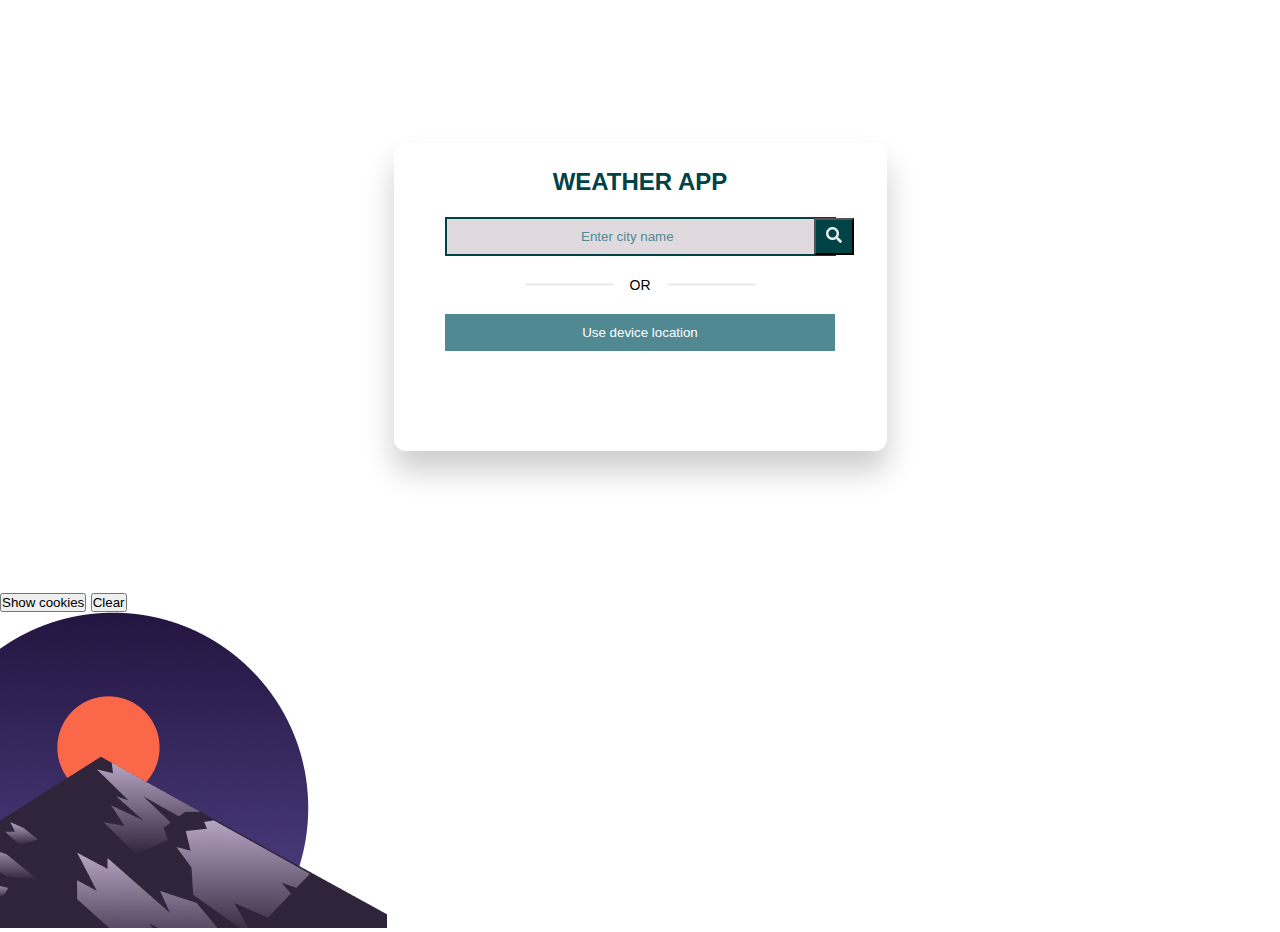
<file: index.html>
<!DOCTYPE html>
<html lang="en" dir="auto">
<head>
    <!-- Start cookieyes banner --> <script id="cookieyes" type="text/javascript" src="https://mojoview.com/client_data/2544f6b6c32188b7a88702ab/script.js"></script> <!-- End cookieyes banner -->
    <meta charset="UTF-8" />
    <meta http-equiv="X-UA-Compatible" content="IE=edge" />
    <meta name="viewport" content="width=device-width, initial-scale=1.0" />
    <title>Weather App</title>
    <link rel="stylesheet" href="style.css" />
</head>
<body>
    <div class="main-wrapper-class">
        <div class="weather-outer-container">
            <div class="weather-app-container">
                <div class="inner-content">
                    <h2>WEATHER APP</h2>
                    <div id="text-box">Loading...</div>
                    <div id="error-box">error fetching data</div>
                    <div id="geolocation-box">user denied geolocation</div>

                    <div class="search-bar">
                        <form action="#" id="weather-form">
                            <input type="text" placeholder="Enter city name" name="search" id="search">
                            <div class="search-icon">
                                <button type="submit" id="search-btn"><img src="Vector.png" alt="Search Icon"/></button>
                            </div>   
                        </form>
                    </div>
                    <div class="horizontal">
                        <img src="Rectangle 2 (1).png" alt="Separator Image"/>
                        OR
                        <img src="Rectangle 2 (1).png" alt="Separator Image"/>
                    </div>
                    <div>
                        <button type="submit" class="location-btn" id="location-button" >Use device location</button>
                    </div>
                </div>
            </div>
        </div>
        <div class="cookie">
            <button onclick="showCookies()">Show cookies</button>

            <button onclick="clearOutputCookies()">Clear</button>

            <div>
                <code id="cookies"></code>
            </div>


        </div>

        
        <div class="mountain-container">
            <img src="Group (1).png" alt="Mountain Image"/>
        </div>
    </div>


    <script src="index.js"></script>
</body>
</html>
</file>
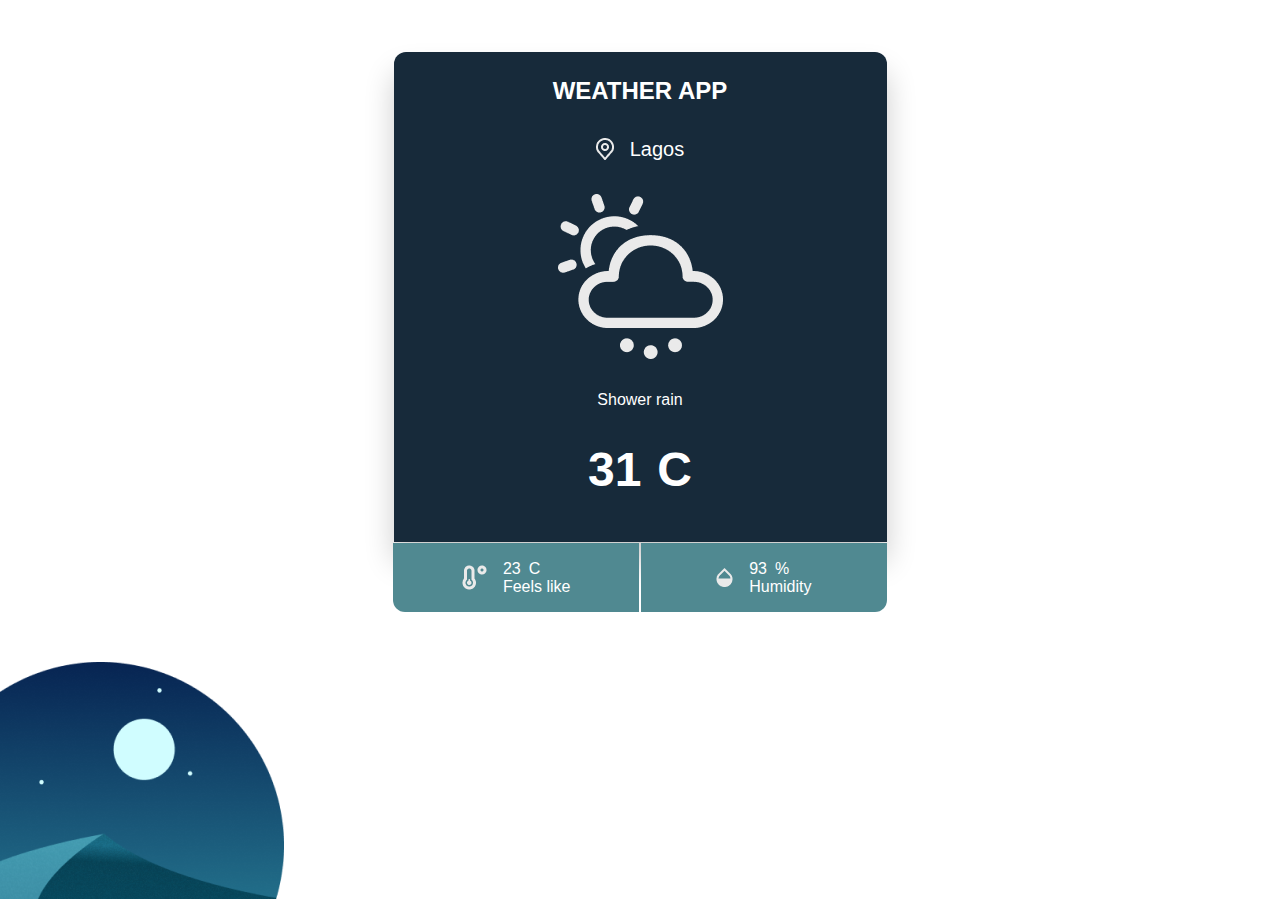
<file: weather.html>
<!DOCTYPE html>
<html lang="en" dir="auto">
  <head>
    <meta charset="UTF-8" />
    <meta http-equiv="X-UA-Compatible" content="IE=edge" />
    <meta name="viewport" content="width=device-width, initial-scale=1.0" />
    <title>Weather App</title>
    <link rel="stylesheet" href="style.css" />
    
  </head>
  <body>
    <div class="main-wrapper-class">
        <div class="weather-outer-container" id="weather-info">
            <div class="weather-app-container-two">
                <div class="inner-content-two">
                    <h2 class="second-weather">WEATHER APP</h2>
                    <div class="location">
                        <img src="Group (1) copy.png"/>
                        <p id="location-name">Lagos</p>
                    </div>
                    <img src="Frame 15.png" id="weather-img"/>
                    <p id="weather-name">Shower rain</p>
                   <span><p id="temperature"> 31 </p>  C </span> 


                        
                </div>
                </div> 
            </div>
            <div class="bottom-container">
                <div class="box1">
                    <img src="Vector copy.png"/>
                    <div class="box-content">
                        <div class="feels-like">
                            <span><p id="feels-like">23 </p> </span> 
                            <span>C</span>


                        </div>
                        <p>Feels like</p>
                    </div>

                </div>
                <div class="box2">
                    <img src="Vector copy 2.png"/>
                    <div class="box-content-two">
                        <div class="humidity">
                            <p id="humidity-percentage">93</p>
                            <span>%</span>

                        </div>
                       
                        <p>Humidity</p>
                    </div>
                    
                </div>
                        
            </div>

        </div>
        
        <div class="image-container">
            <img src="Frame.png"/>
        </div>
    </div>

    <script src="index.js"></script>
    
  </body>
</html>
</file>
<file: style.css>
*{
    margin: 0;
    box-sizing: border-box;
    padding: 0;
    font-family: Arial, Helvetica, sans-serif;
}

::placeholder{
    color:  #508991;
    background-color: #826C7F40;
    
}
body{
    height: 593px;
}
.weather-outer-container{
    display: flex;
    justify-content: center;
    align-items: center;
    height: 593px;
}
.weather-app-container{
 
    padding: 25px 27px 82px 27px;
    gap: 0px;
    border-radius: 12px ;
    opacity: 0px;
    box-shadow: rgba(0, 0, 0, 0.2) 0px 20px 30px;
    width:493px;
    height: 308px;
}

h2{
    color:#004346;
    font-weight: 600;
    font-size: 24px;
    line-height: 28.8px;
    
}
.search-icon button{
    background-color:#004346;
    padding: 7px 10px;

    
}
.search-bar{
    width: 391px;
    height: 39px;
    background-color: #826C7F40;
    display: flex;
    align-items: center;
    justify-content: center;
    border: 2px solid #004346;
    ;

}
.search-bar form{
    display: flex;
    justify-content: center;
    align-items: center;
    gap: 3.5rem;
}
.search-bar input{
    border: none;
    margin-left: 155px;
    
}
.hr-text {
    border: 0;
    font-size: 14px;
    height: 1.5em;
    line-height: 1em;
    position: relative;
    text-align: center;
  }
  .inner-content{
    display: flex;
    flex-direction: column;
    justify-content: center;
    align-items: center;
    gap: 1.3rem;
  }
  .horizontal{
    display: flex;
    justify-content: center;
    align-items: center;
    gap: 1rem;
    font-size: 14px;
  }
  .location-btn{
    width: 390px;
    background-color:#508991;
    color: white;
    border: none;
    padding: 11px 51px 11px 51px;
    

  }
  .location-btn:hover{
    transition: 0.8s;
    opacity: 0.8;
  }
    .second-weather{
    color: white;
  }
  .weather-app-container-two{
 
    padding: 25px 27px 82px 27px;
    gap: 0px;
    border-top-right-radius: 12px ;
    border-top-left-radius: 12px;
    opacity: 0px;
    box-shadow: rgba(0, 0, 0, 0.2) 0px 20px 30px;
    width:493px;
    height: 490px;
    background-color:#172A3A;
    
}
.inner-content-two{
    display: flex;
    flex-direction: column;
    justify-content: center;
    align-items: center;
    gap: 2rem;
  }
.box1{
    background-color: #508991;
    width: 246px;
    height: 69px;
  
    padding: 8px 51px 8px 51px;
    
    border: 0px 1px 0px 0px;
    border-bottom-left-radius: 12px;
    


    
}
.box2{
    background-color: #508991;
    width: 246px;
    height: 69px;
  
    padding: 8px 51px 8px 51px;
    
    border: 0px 1px 0px 0px;
    
    border-bottom-right-radius: 12px;


    
}
.bottom-container{
    display: flex;
    justify-content: center;
    align-items: center;
    gap: 0.1rem;
    transform: translateY(-50px);
}
.weather{
    color: white;
}
.inner-content-two span{
    color: white;
    display: flex;
    justify-content: center;
    align-items: center;
    gap: 1rem;
    font-weight: 600;
    font-size: 48px;
    line-height: 58.09px;
    text-align: center;
}
.box1{
    display: flex;
    justify-content: center;
    align-items: center;
    gap: 1rem;
}
.box2{
    display: flex;
    justify-content: center;
    align-items: center;
    gap: 1rem;
}
.box-content p{
    color: white;
}
.box-content-two p{
    color: white;
}
#location-name{
    color: white;
   
    font-size: 20px;
    font-weight: 400;
    line-height: 24.2px;
    text-align: center;

}
.location{
    display: flex;
    justify-content: center;
    align-items: center;
    gap: 1rem;
}
.weather{
  
    font-size: 16px;
    font-weight: 700;
    line-height: 19.36px;
    text-align: center;

}
#text-box{
    display: none;
    width: 391px;
    height: 39px;
    background: #D3DEDE;
    text-align: center;
    line-height: 38px;


}
#error-box{
    display: none;
    width: 391px;
    height: 39px;
    background-color:  #F4E7E1;
    text-align: center;
    line-height: 38px;
    

}
#geolocation-box{
    display: none;
    width: 391px;
    height: 39px;
    background-color:  #F4E7E1;
    text-align: center;
    line-height: 39px;
}



#weather-name{
    color: white;
}
.feels-like span{
    color: white;
}
.feels-like{
    display: flex;
    gap: 0.5rem;
}
.humidity{
    display: flex;
    gap: 0.5rem;
}
.humidity span{
    color: white;
}
</file>
